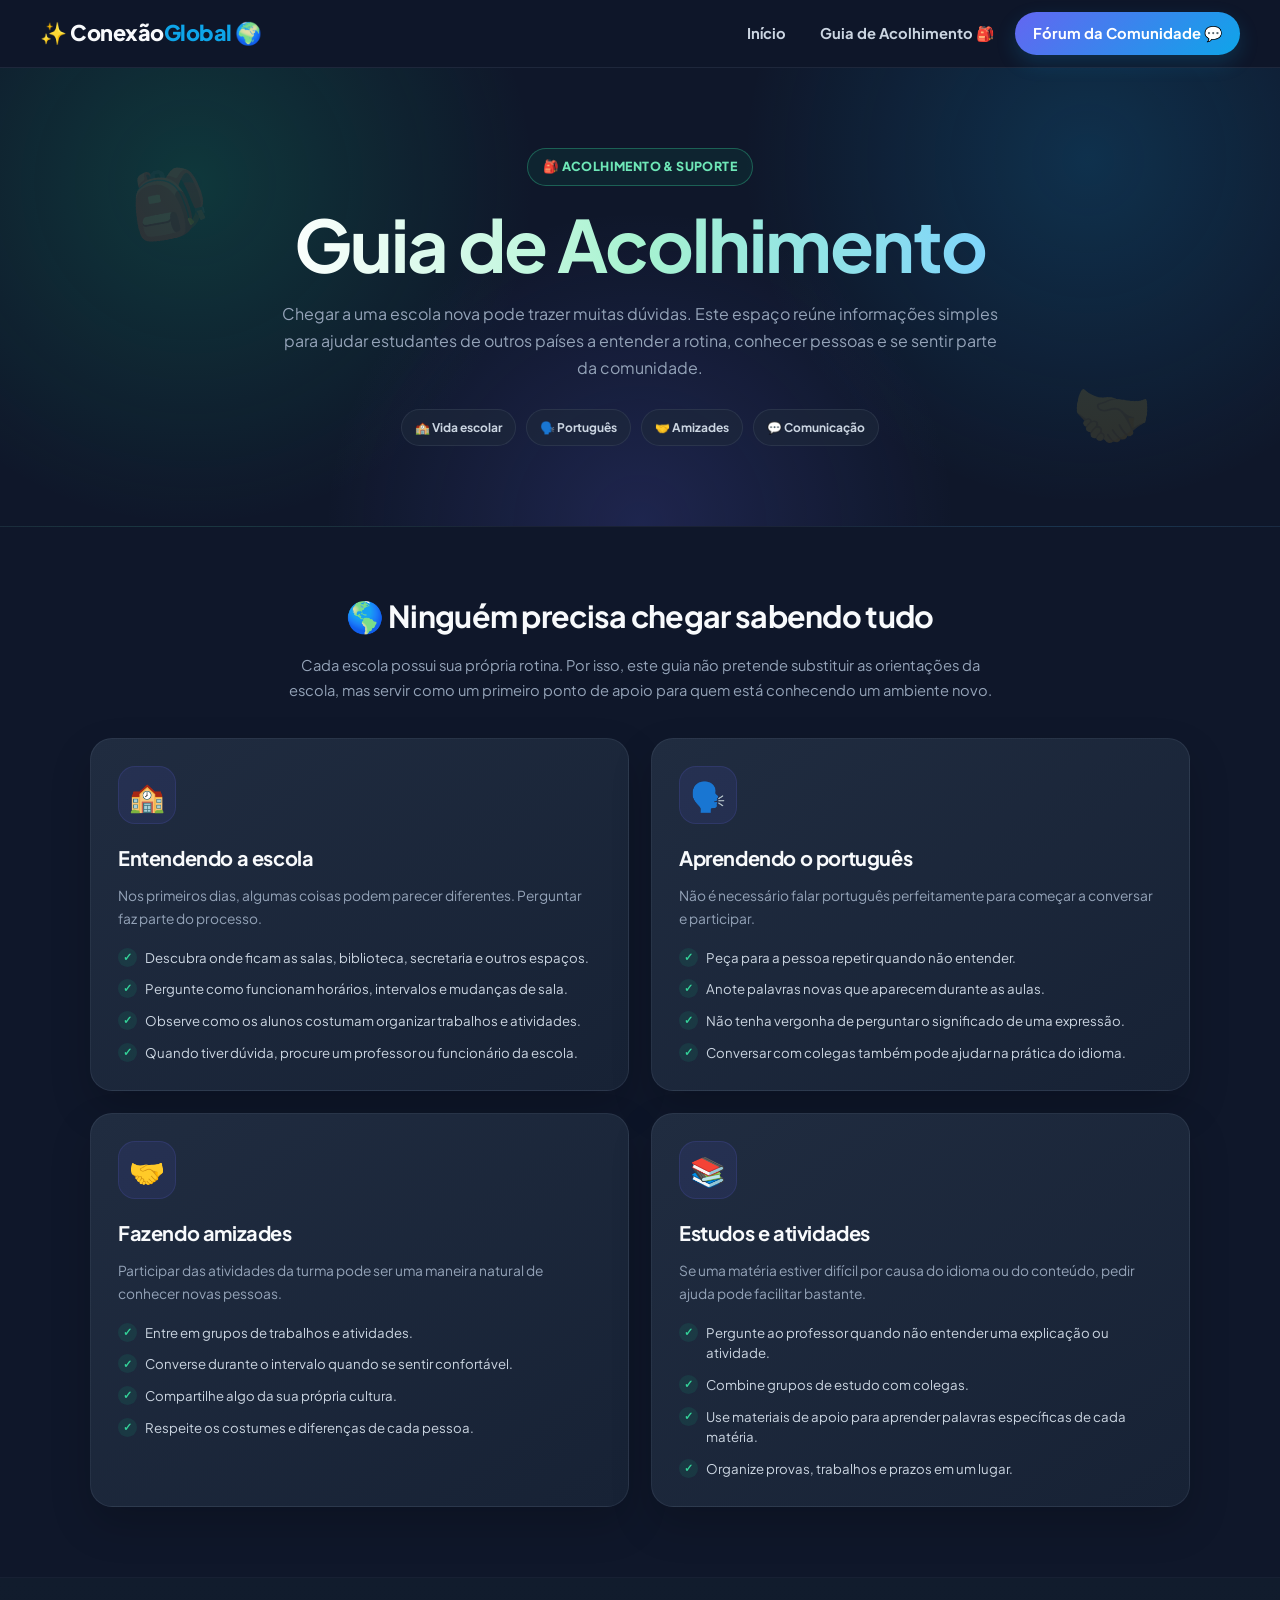
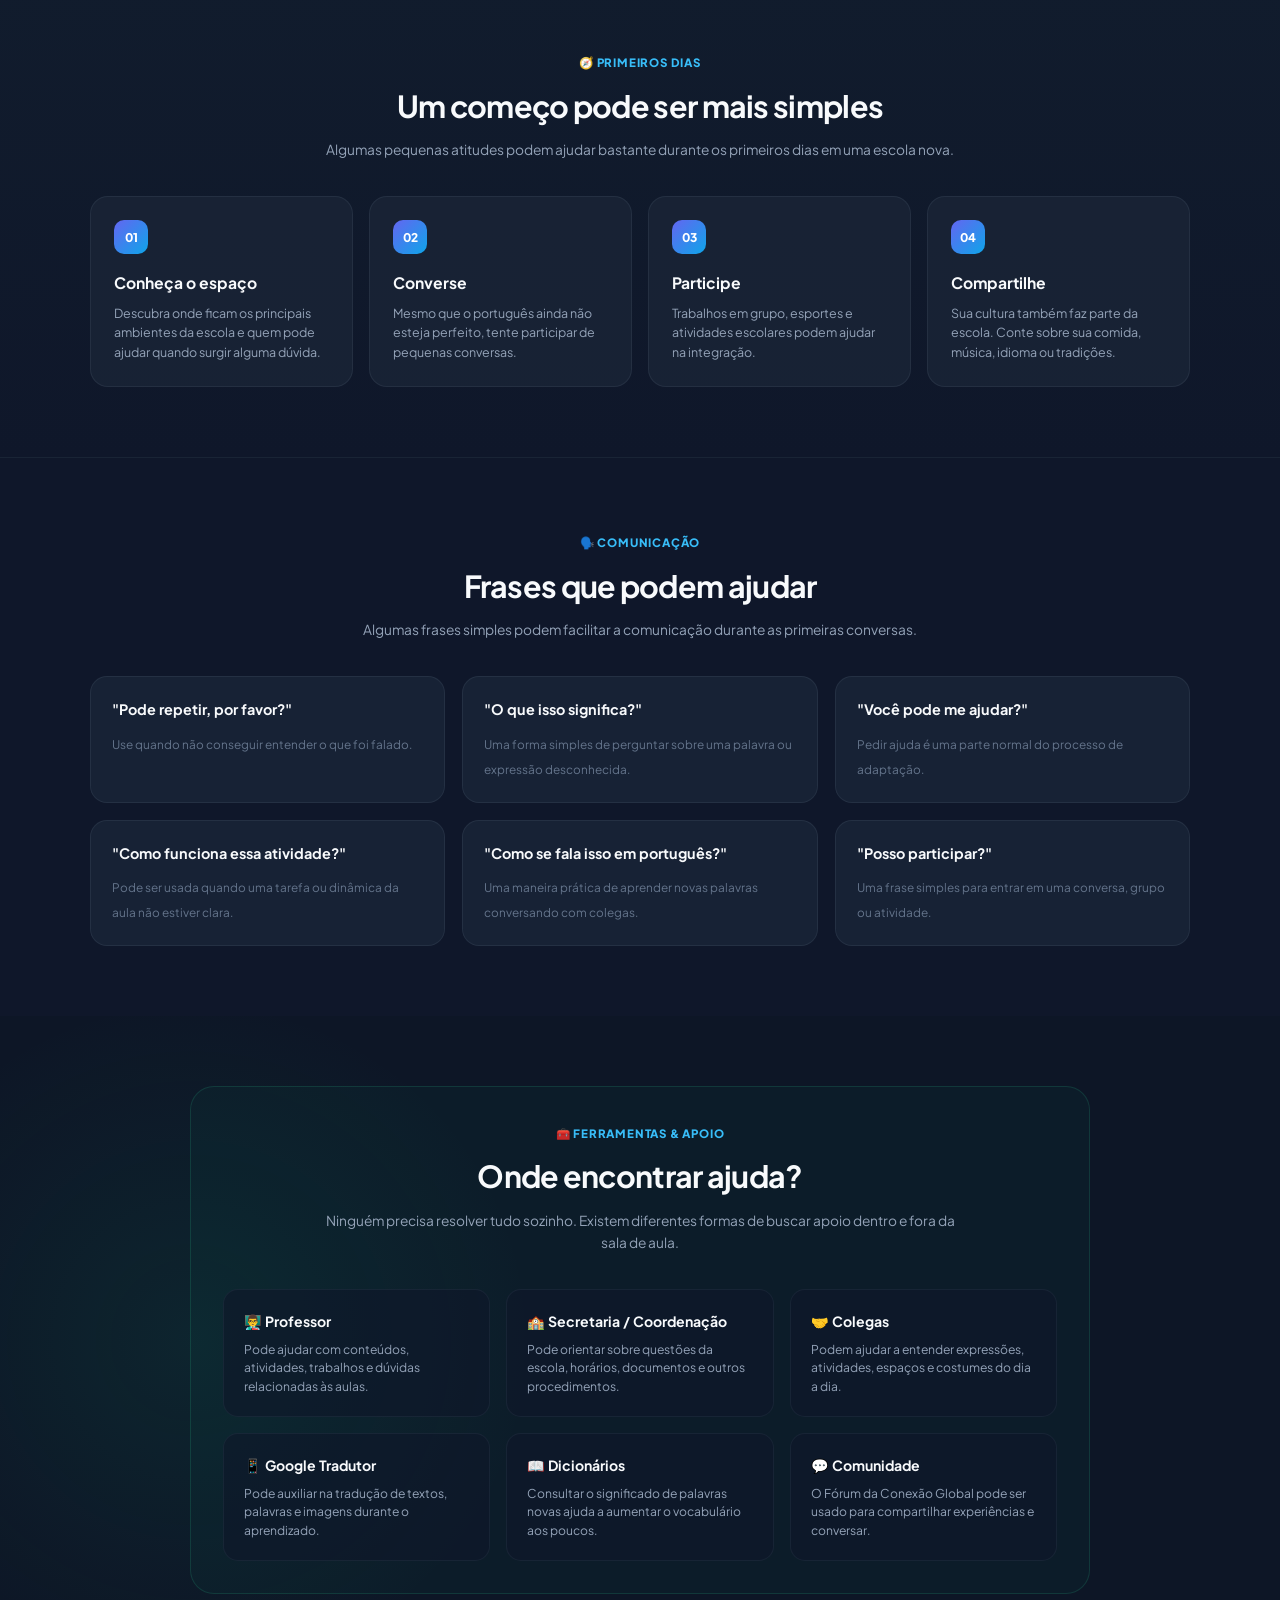
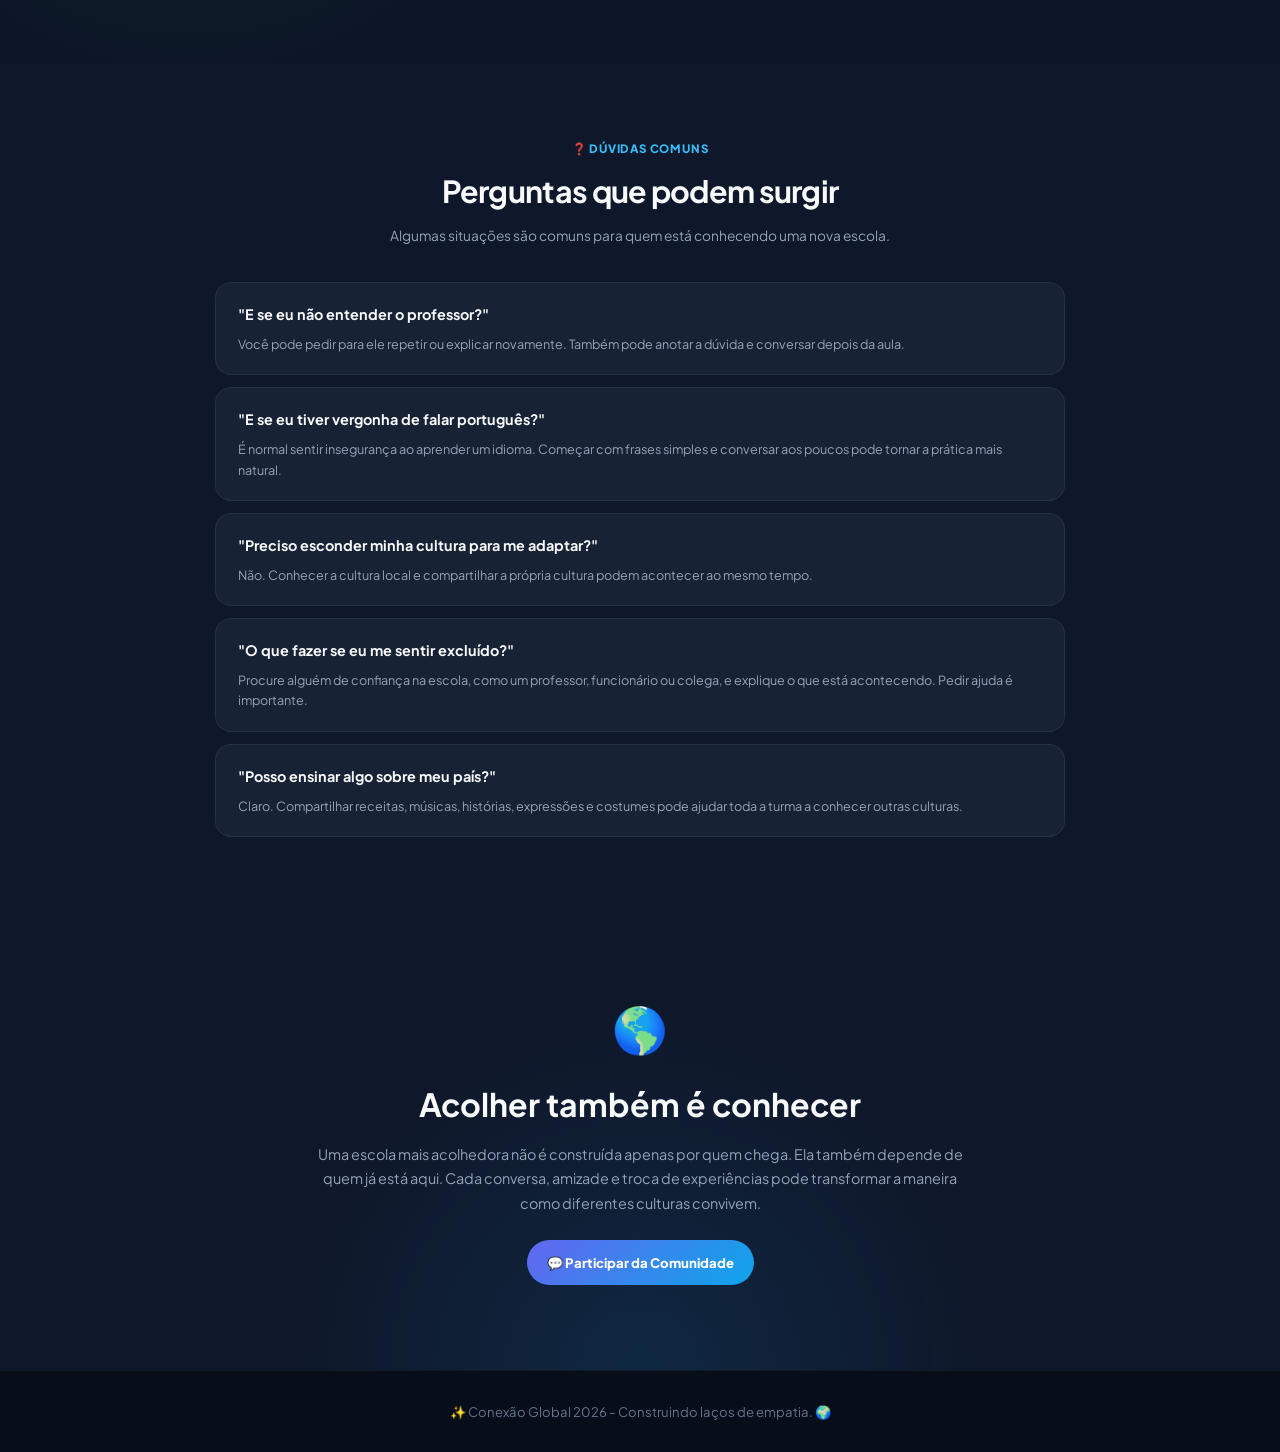
<file: site.ciencia2026/acolhimento.html>
<!DOCTYPE html>
<html lang="pt-BR">

<head>

    <!-- Google Analytics -->
    <script async src="https://www.googletagmanager.com/gtag/js?id=G-E2C0FWNPRM"></script>
    <script>
        window.dataLayer = window.dataLayer || [];
        function gtag(){dataLayer.push(arguments);}
        gtag('js', new Date());
        gtag('config', 'G-E2C0FWNPRM');
    </script>

    <meta charset="UTF-8">

    <meta
        name="viewport"
        content="width=device-width, initial-scale=1.0"
    >

    <title>
        Guia de Acolhimento - Conexão Global
    </title>

    <link
        rel="stylesheet"
        href="style.css"
    >

    <link
        href="https://fonts.googleapis.com/css2?family=Plus+Jakarta+Sans:wght@400;500;600;700;800&display=swap"
        rel="stylesheet"
    >

    <style>

        /* =====================================================
           PÁGINA
           ===================================================== */

        .acolhimento-page {
            overflow-x: hidden;
            overflow-y: auto;
        }


        /* =====================================================
           HERO
           ===================================================== */

        .acolhimento-hero {
            position: relative;
            min-height: 440px;
            display: flex;
            align-items: center;
            justify-content: center;
            text-align: center;
            padding: 80px 20px;
            overflow: hidden;
            background:
                radial-gradient(
                    circle at 15% 25%,
                    rgba(16, 185, 129, 0.20),
                    transparent 30%
                ),
                radial-gradient(
                    circle at 85% 20%,
                    rgba(14, 165, 233, 0.18),
                    transparent 30%
                ),
                radial-gradient(
                    circle at 50% 100%,
                    rgba(99, 102, 241, 0.18),
                    transparent 40%
                ),
                #0f172a;
            border-bottom:
                1px solid rgba(148, 163, 184, 0.08);
        }

        .acolhimento-hero::before {
            content: "🎒";
            position: absolute;
            left: 10%;
            top: 80px;
            font-size: 4rem;
            opacity: 0.12;
            transform: rotate(-12deg);
        }

        .acolhimento-hero::after {
            content: "🤝";
            position: absolute;
            right: 10%;
            bottom: 65px;
            font-size: 4rem;
            opacity: 0.12;
            transform: rotate(10deg);
        }

        .acolhimento-hero-content {
            position: relative;
            z-index: 2;
            max-width: 850px;
        }

        .acolhimento-kicker {
            display: inline-flex;
            align-items: center;
            gap: 7px;
            padding: 8px 15px;
            margin-bottom: 20px;
            border:
                1px solid rgba(52, 211, 153, 0.35);
            border-radius: 999px;
            background:
                rgba(16, 185, 129, 0.08);
            color: #6ee7b7;
            font-size: 0.78rem;
            font-weight: 800;
            letter-spacing: 0.4px;
        }

        .acolhimento-hero h1 {
            margin-bottom: 18px;
            font-size:
                clamp(2.5rem, 6vw, 4.5rem);
            line-height: 1.05;
            letter-spacing: -2px;
            background:
                linear-gradient(
                    90deg,
                    #ffffff,
                    #a7f3d0,
                    #7dd3fc
                );
            -webkit-background-clip: text;
            background-clip: text;
            color: transparent;
        }

        .acolhimento-hero p {
            max-width: 720px;
            margin: 0 auto;
            color: #94a3b8;
            font-size: 1rem;
            line-height: 1.7;
        }

        .hero-tags {
            display: flex;
            justify-content: center;
            flex-wrap: wrap;
            gap: 10px;
            margin-top: 28px;
        }

        .hero-tag {
            padding: 8px 13px;
            border:
                1px solid rgba(148, 163, 184, 0.12);
            border-radius: 999px;
            background:
                rgba(30, 41, 59, 0.65);
            color: #cbd5e1;
            font-size: 0.75rem;
            font-weight: 700;
        }


        /* =====================================================
           INTRO
           ===================================================== */

        .acolhimento-intro {
            padding: 65px 0 35px;
            text-align: center;
        }

        .acolhimento-intro h2 {
            margin-bottom: 12px;
            font-size: 1.9rem;
            letter-spacing: -0.7px;
        }

        .acolhimento-intro p {
            max-width: 720px;
            margin: 0 auto;
            color: #94a3b8;
            font-size: 0.92rem;
            line-height: 1.7;
        }


        /* =====================================================
           GRID PRINCIPAL
           ===================================================== */

        .acolhimento-grid {
            display: grid;
            grid-template-columns:
                repeat(2, 1fr);
            gap: 22px;
            padding-bottom: 70px;
        }


        /* =====================================================
           CARDS
           ===================================================== */

        .acolhimento-card {
            position: relative;
            padding: 27px;
            border:
                1px solid rgba(148, 163, 184, 0.12);
            border-radius: 22px;
            background:
                linear-gradient(
                    145deg,
                    #202c40,
                    #172235
                );
            box-shadow:
                0 18px 40px rgba(0, 0, 0, 0.18);
            transition:
                transform 0.25s ease,
                border-color 0.25s ease,
                box-shadow 0.25s ease;
        }

        .acolhimento-card:hover {
            transform: translateY(-5px);
            border-color:
                rgba(99, 102, 241, 0.30);
            box-shadow:
                0 25px 50px rgba(0, 0, 0, 0.25);
        }

        .card-icon {
            width: 58px;
            height: 58px;
            display: flex;
            align-items: center;
            justify-content: center;
            margin-bottom: 18px;
            border-radius: 17px;
            background:
                rgba(99, 102, 241, 0.10);
            border:
                1px solid rgba(99, 102, 241, 0.15);
            font-size: 1.8rem;
        }

        .acolhimento-card h3 {
            margin-bottom: 10px;
            color: #f8fafc;
            font-size: 1.25rem;
            letter-spacing: -0.4px;
        }

        .acolhimento-card > p {
            margin-bottom: 17px;
            color: #94a3b8;
            font-size: 0.86rem;
            line-height: 1.7;
        }


        /* =====================================================
           LISTAS
           ===================================================== */

        .info-list {
            display: flex;
            flex-direction: column;
            gap: 11px;
            margin: 0;
            padding: 0;
            list-style: none;
        }

        .info-list li {
            position: relative;
            padding-left: 27px;
            color: #cbd5e1;
            font-size: 0.83rem;
            line-height: 1.55;
        }

        .info-list li::before {
            content: "✓";
            position: absolute;
            left: 0;
            top: 0;
            width: 19px;
            height: 19px;
            display: flex;
            align-items: center;
            justify-content: center;
            border-radius: 50%;
            background:
                rgba(16, 185, 129, 0.12);
            color: #34d399;
            font-size: 0.68rem;
            font-weight: 900;
        }


        /* =====================================================
           PRIMEIROS PASSOS
           ===================================================== */

        .passos-section {
            padding: 70px 0;
            background:
                linear-gradient(
                    180deg,
                    #111c2d,
                    #0f172a
                );
            border-top:
                1px solid rgba(148, 163, 184, 0.06);
            border-bottom:
                1px solid rgba(148, 163, 184, 0.06);
        }

        .section-title {
            text-align: center;
            margin-bottom: 35px;
        }

        .section-title span {
            display: inline-block;
            margin-bottom: 9px;
            color: #38bdf8;
            font-size: 0.72rem;
            font-weight: 800;
            letter-spacing: 0.8px;
        }

        .section-title h2 {
            margin-bottom: 9px;
            font-size: 1.9rem;
            letter-spacing: -0.7px;
        }

        .section-title p {
            max-width: 650px;
            margin: 0 auto;
            color: #94a3b8;
            font-size: 0.86rem;
            line-height: 1.6;
        }

        .passos-grid {
            display: grid;
            grid-template-columns:
                repeat(4, 1fr);
            gap: 16px;
        }

        .passo {
            padding: 23px;
            border:
                1px solid rgba(148, 163, 184, 0.10);
            border-radius: 18px;
            background:
                rgba(30, 41, 59, 0.62);
        }

        .passo-numero {
            display: inline-flex;
            align-items: center;
            justify-content: center;
            width: 34px;
            height: 34px;
            margin-bottom: 16px;
            border-radius: 10px;
            background:
                linear-gradient(
                    135deg,
                    #6366f1,
                    #0ea5e9
                );
            color: white;
            font-size: 0.75rem;
            font-weight: 800;
        }

        .passo h3 {
            margin-bottom: 8px;
            color: #f8fafc;
            font-size: 0.98rem;
        }

        .passo p {
            color: #94a3b8;
            font-size: 0.78rem;
            line-height: 1.6;
        }


        /* =====================================================
           FRASES ÚTEIS
           ===================================================== */

        .frases-section {
            padding: 70px 0;
        }

        .frases-grid {
            display: grid;
            grid-template-columns:
                repeat(3, 1fr);
            gap: 17px;
        }

        .frase {
            padding: 21px;
            border-radius: 17px;
            background:
                #172235;
            border:
                1px solid rgba(148, 163, 184, 0.10);
        }

        .frase-portugues {
            display: block;
            margin-bottom: 8px;
            color: #f8fafc;
            font-size: 0.9rem;
            font-weight: 700;
        }

        .frase-explicacao {
            color: #64748b;
            font-size: 0.74rem;
            line-height: 1.5;
        }


        /* =====================================================
           AJUDA
           ===================================================== */

        .ajuda-section {
            padding: 70px 0;
            background:
                radial-gradient(
                    circle at 15% 50%,
                    rgba(16, 185, 129, 0.09),
                    transparent 30%
                ),
                #0d1626;
        }

        .ajuda-box {
            max-width: 900px;
            margin: 0 auto;
            padding: 32px;
            border:
                1px solid rgba(52, 211, 153, 0.15);
            border-radius: 24px;
            background:
                rgba(16, 185, 129, 0.035);
        }

        .ajuda-grid {
            display: grid;
            grid-template-columns:
                repeat(3, 1fr);
            gap: 16px;
            margin-top: 25px;
        }

        .ajuda-item {
            padding: 20px;
            border-radius: 15px;
            background:
                rgba(15, 23, 42, 0.65);
            border:
                1px solid rgba(148, 163, 184, 0.08);
        }

        .ajuda-item strong {
            display: block;
            margin-bottom: 7px;
            color: #f8fafc;
            font-size: 0.88rem;
        }

        .ajuda-item p {
            color: #94a3b8;
            font-size: 0.76rem;
            line-height: 1.55;
        }


        /* =====================================================
           FAQ
           ===================================================== */

        .faq-section {
            padding: 70px 0;
        }

        .faq-list {
            max-width: 850px;
            margin: 0 auto;
            display: flex;
            flex-direction: column;
            gap: 12px;
        }

        .faq-item {
            padding: 20px 22px;
            border:
                1px solid rgba(148, 163, 184, 0.10);
            border-radius: 16px;
            background:
                #172235;
        }

        .faq-item h3 {
            margin-bottom: 8px;
            color: #f8fafc;
            font-size: 0.9rem;
        }

        .faq-item p {
            color: #94a3b8;
            font-size: 0.79rem;
            line-height: 1.6;
        }


        /* =====================================================
           MENSAGEM FINAL
           ===================================================== */

        .acolhimento-final {
            padding: 85px 20px;
            text-align: center;
            background:
                radial-gradient(
                    circle at 50% 100%,
                    rgba(14, 165, 233, 0.12),
                    transparent 45%
                ),
                #0f172a;
        }

        .acolhimento-final-icon {
            font-size: 2.8rem;
            margin-bottom: 15px;
        }

        .acolhimento-final h2 {
            margin-bottom: 12px;
            font-size: 2rem;
        }

        .acolhimento-final p {
            max-width: 650px;
            margin: 0 auto 25px;
            color: #94a3b8;
            font-size: 0.9rem;
            line-height: 1.7;
        }

        .final-button {
            display: inline-flex;
            align-items: center;
            gap: 7px;
            padding: 12px 20px;
            border-radius: 999px;
            background:
                linear-gradient(
                    135deg,
                    #6366f1,
                    #0ea5e9
                );
            color: white;
            text-decoration: none;
            font-size: 0.82rem;
            font-weight: 800;
            transition:
                transform 0.2s ease,
                box-shadow 0.2s ease;
        }

        .final-button:hover {
            transform: translateY(-2px);
            box-shadow:
                0 12px 28px rgba(99, 102, 241, 0.25);
        }


        /* =====================================================
           RESPONSIVO
           ===================================================== */

        @media (max-width: 900px) {

            .passos-grid {
                grid-template-columns:
                    repeat(2, 1fr);
            }

            .frases-grid {
                grid-template-columns:
                    repeat(2, 1fr);
            }

            .ajuda-grid {
                grid-template-columns:
                    1fr;
            }

        }


        @media (max-width: 720px) {

            .acolhimento-hero {
                min-height: 400px;
                padding:
                    65px 20px 70px;
            }

            .acolhimento-hero h1 {
                font-size: 2.7rem;
            }

            .acolhimento-hero::before,
            .acolhimento-hero::after {
                display: none;
            }

            .acolhimento-grid {
                grid-template-columns:
                    1fr;
            }

            .passos-grid {
                grid-template-columns:
                    1fr;
            }

            .frases-grid {
                grid-template-columns:
                    1fr;
            }

            .ajuda-box {
                padding: 22px;
            }

        }


        @media (max-width: 480px) {

            .acolhimento-hero h1 {
                font-size: 2.25rem;
            }

            .acolhimento-hero p {
                font-size: 0.88rem;
            }

            .hero-tags {
                flex-direction: column;
                align-items: center;
            }

            .acolhimento-card {
                padding: 22px;
            }

            .section-title h2 {
                font-size: 1.6rem;
            }

        }

    </style>

</head>


<body class="acolhimento-page">


    <!-- =====================================================
         MENU
         ===================================================== -->

    <header>

        <div class="logo">

            ✨ Conexão<span>Global</span> 🌍

        </div>


        <nav>

            <a href="index.html">
                Início
            </a>

            <a href="acolhimento.html">
                Guia de Acolhimento 🎒
            </a>

            <a
                href="comunidade.html"
                class="nav-btn"
            >
                Fórum da Comunidade 💬
            </a>

        </nav>

    </header>



    <!-- =====================================================
         HERO
         ===================================================== -->

    <section class="acolhimento-hero">

        <div class="acolhimento-hero-content">

            <span class="acolhimento-kicker">
                🎒 ACOLHIMENTO & SUPORTE
            </span>


            <h1>
                Guia de Acolhimento
            </h1>


            <p>
                Chegar a uma escola nova pode trazer muitas dúvidas.
                Este espaço reúne informações simples para ajudar
                estudantes de outros países a entender a rotina,
                conhecer pessoas e se sentir parte da comunidade.
            </p>


            <div class="hero-tags">

                <span class="hero-tag">
                    🏫 Vida escolar
                </span>

                <span class="hero-tag">
                    🗣️ Português
                </span>

                <span class="hero-tag">
                    🤝 Amizades
                </span>

                <span class="hero-tag">
                    💬 Comunicação
                </span>

            </div>

        </div>

    </section>



    <!-- =====================================================
         INTRO
         ===================================================== -->

    <section class="acolhimento-intro">

        <div class="container">

            <h2>
                🌎 Ninguém precisa chegar sabendo tudo
            </h2>


            <p>
                Cada escola possui sua própria rotina. Por isso,
                este guia não pretende substituir as orientações
                da escola, mas servir como um primeiro ponto de apoio
                para quem está conhecendo um ambiente novo.
            </p>

        </div>

    </section>



    <!-- =====================================================
         CARDS PRINCIPAIS
         ===================================================== -->

    <main class="container">

        <div class="acolhimento-grid">


            <!-- CARD 1 -->

            <article class="acolhimento-card">

                <div class="card-icon">
                    🏫
                </div>


                <h3>
                    Entendendo a escola
                </h3>


                <p>
                    Nos primeiros dias, algumas coisas podem parecer
                    diferentes. Perguntar faz parte do processo.
                </p>


                <ul class="info-list">

                    <li>
                        Descubra onde ficam as salas, biblioteca,
                        secretaria e outros espaços.
                    </li>

                    <li>
                        Pergunte como funcionam horários,
                        intervalos e mudanças de sala.
                    </li>

                    <li>
                        Observe como os alunos costumam organizar
                        trabalhos e atividades.
                    </li>

                    <li>
                        Quando tiver dúvida, procure um professor
                        ou funcionário da escola.
                    </li>

                </ul>

            </article>



            <!-- CARD 2 -->

            <article class="acolhimento-card">

                <div class="card-icon">
                    🗣️
                </div>


                <h3>
                    Aprendendo o português
                </h3>


                <p>
                    Não é necessário falar português perfeitamente
                    para começar a conversar e participar.
                </p>


                <ul class="info-list">

                    <li>
                        Peça para a pessoa repetir quando não entender.
                    </li>

                    <li>
                        Anote palavras novas que aparecem durante
                        as aulas.
                    </li>

                    <li>
                        Não tenha vergonha de perguntar o significado
                        de uma expressão.
                    </li>

                    <li>
                        Conversar com colegas também pode ajudar
                        na prática do idioma.
                    </li>

                </ul>

            </article>



            <!-- CARD 3 -->

            <article class="acolhimento-card">

                <div class="card-icon">
                    🤝
                </div>


                <h3>
                    Fazendo amizades
                </h3>


                <p>
                    Participar das atividades da turma pode ser uma
                    maneira natural de conhecer novas pessoas.
                </p>


                <ul class="info-list">

                    <li>
                        Entre em grupos de trabalhos e atividades.
                    </li>

                    <li>
                        Converse durante o intervalo quando se sentir
                        confortável.
                    </li>

                    <li>
                        Compartilhe algo da sua própria cultura.
                    </li>

                    <li>
                        Respeite os costumes e diferenças de cada pessoa.
                    </li>

                </ul>

            </article>



            <!-- CARD 4 -->

            <article class="acolhimento-card">

                <div class="card-icon">
                    📚
                </div>


                <h3>
                    Estudos e atividades
                </h3>


                <p>
                    Se uma matéria estiver difícil por causa do idioma
                    ou do conteúdo, pedir ajuda pode facilitar bastante.
                </p>


                <ul class="info-list">

                    <li>
                        Pergunte ao professor quando não entender uma
                        explicação ou atividade.
                    </li>

                    <li>
                        Combine grupos de estudo com colegas.
                    </li>

                    <li>
                        Use materiais de apoio para aprender palavras
                        específicas de cada matéria.
                    </li>

                    <li>
                        Organize provas, trabalhos e prazos em um lugar.
                    </li>

                </ul>

            </article>

        </div>

    </main>



    <!-- =====================================================
         PRIMEIROS PASSOS
         ===================================================== -->

    <section class="passos-section">

        <div class="container">

            <div class="section-title">

                <span>
                    🧭 PRIMEIROS DIAS
                </span>


                <h2>
                    Um começo pode ser mais simples
                </h2>


                <p>
                    Algumas pequenas atitudes podem ajudar bastante
                    durante os primeiros dias em uma escola nova.
                </p>

            </div>


            <div class="passos-grid">


                <div class="passo">

                    <span class="passo-numero">
                        01
                    </span>


                    <h3>
                        Conheça o espaço
                    </h3>


                    <p>
                        Descubra onde ficam os principais ambientes
                        da escola e quem pode ajudar quando surgir
                        alguma dúvida.
                    </p>

                </div>



                <div class="passo">

                    <span class="passo-numero">
                        02
                    </span>


                    <h3>
                        Converse
                    </h3>


                    <p>
                        Mesmo que o português ainda não esteja perfeito,
                        tente participar de pequenas conversas.
                    </p>

                </div>



                <div class="passo">

                    <span class="passo-numero">
                        03
                    </span>


                    <h3>
                        Participe
                    </h3>


                    <p>
                        Trabalhos em grupo, esportes e atividades
                        escolares podem ajudar na integração.
                    </p>

                </div>



                <div class="passo">

                    <span class="passo-numero">
                        04
                    </span>


                    <h3>
                        Compartilhe
                    </h3>


                    <p>
                        Sua cultura também faz parte da escola.
                        Conte sobre sua comida, música, idioma ou tradições.
                    </p>

                </div>


            </div>

        </div>

    </section>



    <!-- =====================================================
         FRASES ÚTEIS
         ===================================================== -->

    <section class="frases-section">

        <div class="container">

            <div class="section-title">

                <span>
                    🗣️ COMUNICAÇÃO
                </span>


                <h2>
                    Frases que podem ajudar
                </h2>


                <p>
                    Algumas frases simples podem facilitar a comunicação
                    durante as primeiras conversas.
                </p>

            </div>


            <div class="frases-grid">


                <div class="frase">

                    <span class="frase-portugues">
                        "Pode repetir, por favor?"
                    </span>


                    <span class="frase-explicacao">
                        Use quando não conseguir entender o que foi falado.
                    </span>

                </div>



                <div class="frase">

                    <span class="frase-portugues">
                        "O que isso significa?"
                    </span>


                    <span class="frase-explicacao">
                        Uma forma simples de perguntar sobre uma palavra
                        ou expressão desconhecida.
                    </span>

                </div>



                <div class="frase">

                    <span class="frase-portugues">
                        "Você pode me ajudar?"
                    </span>


                    <span class="frase-explicacao">
                        Pedir ajuda é uma parte normal do processo de adaptação.
                    </span>

                </div>



                <div class="frase">

                    <span class="frase-portugues">
                        "Como funciona essa atividade?"
                    </span>


                    <span class="frase-explicacao">
                        Pode ser usada quando uma tarefa ou dinâmica
                        da aula não estiver clara.
                    </span>

                </div>



                <div class="frase">

                    <span class="frase-portugues">
                        "Como se fala isso em português?"
                    </span>


                    <span class="frase-explicacao">
                        Uma maneira prática de aprender novas palavras
                        conversando com colegas.
                    </span>

                </div>



                <div class="frase">

                    <span class="frase-portugues">
                        "Posso participar?"
                    </span>


                    <span class="frase-explicacao">
                        Uma frase simples para entrar em uma conversa,
                        grupo ou atividade.
                    </span>

                </div>


            </div>

        </div>

    </section>



    <!-- =====================================================
         APLICATIVOS + APOIO
         ===================================================== -->

    <section class="ajuda-section">

        <div class="container">

            <div class="ajuda-box">

                <div class="section-title">

                    <span>
                        🧰 FERRAMENTAS & APOIO
                    </span>


                    <h2>
                        Onde encontrar ajuda?
                    </h2>


                    <p>
                        Ninguém precisa resolver tudo sozinho.
                        Existem diferentes formas de buscar apoio
                        dentro e fora da sala de aula.
                    </p>

                </div>


                <div class="ajuda-grid">


                    <div class="ajuda-item">

                        <strong>
                            👨‍🏫 Professor
                        </strong>


                        <p>
                            Pode ajudar com conteúdos, atividades,
                            trabalhos e dúvidas relacionadas às aulas.
                        </p>

                    </div>



                    <div class="ajuda-item">

                        <strong>
                            🏫 Secretaria / Coordenação
                        </strong>


                        <p>
                            Pode orientar sobre questões da escola,
                            horários, documentos e outros procedimentos.
                        </p>

                    </div>



                    <div class="ajuda-item">

                        <strong>
                            🤝 Colegas
                        </strong>


                        <p>
                            Podem ajudar a entender expressões,
                            atividades, espaços e costumes do dia a dia.
                        </p>

                    </div>



                    <div class="ajuda-item">

                        <strong>
                            📱 Google Tradutor
                        </strong>


                        <p>
                            Pode auxiliar na tradução de textos,
                            palavras e imagens durante o aprendizado.
                        </p>

                    </div>



                    <div class="ajuda-item">

                        <strong>
                            📖 Dicionários
                        </strong>


                        <p>
                            Consultar o significado de palavras novas
                            ajuda a aumentar o vocabulário aos poucos.
                        </p>

                    </div>



                    <div class="ajuda-item">

                        <strong>
                            💬 Comunidade
                        </strong>


                        <p>
                            O Fórum da Conexão Global pode ser usado
                            para compartilhar experiências e conversar.
                        </p>

                    </div>


                </div>

            </div>

        </div>

    </section>



    <!-- =====================================================
         FAQ
         ===================================================== -->

    <section class="faq-section">

        <div class="container">

            <div class="section-title">

                <span>
                    ❓ DÚVIDAS COMUNS
                </span>


                <h2>
                    Perguntas que podem surgir
                </h2>


                <p>
                    Algumas situações são comuns para quem está
                    conhecendo uma nova escola.
                </p>

            </div>


            <div class="faq-list">


                <div class="faq-item">

                    <h3>
                        "E se eu não entender o professor?"
                    </h3>


                    <p>
                        Você pode pedir para ele repetir ou explicar
                        novamente. Também pode anotar a dúvida e
                        conversar depois da aula.
                    </p>

                </div>



                <div class="faq-item">

                    <h3>
                        "E se eu tiver vergonha de falar português?"
                    </h3>


                    <p>
                        É normal sentir insegurança ao aprender um
                        idioma. Começar com frases simples e conversar
                        aos poucos pode tornar a prática mais natural.
                    </p>

                </div>



                <div class="faq-item">

                    <h3>
                        "Preciso esconder minha cultura para me adaptar?"
                    </h3>


                    <p>
                        Não. Conhecer a cultura local e compartilhar
                        a própria cultura podem acontecer ao mesmo tempo.
                    </p>

                </div>



                <div class="faq-item">

                    <h3>
                        "O que fazer se eu me sentir excluído?"
                    </h3>


                    <p>
                        Procure alguém de confiança na escola, como
                        um professor, funcionário ou colega, e explique
                        o que está acontecendo. Pedir ajuda é importante.
                    </p>

                </div>



                <div class="faq-item">

                    <h3>
                        "Posso ensinar algo sobre meu país?"
                    </h3>


                    <p>
                        Claro. Compartilhar receitas, músicas, histórias,
                        expressões e costumes pode ajudar toda a turma
                        a conhecer outras culturas.
                    </p>

                </div>


            </div>

        </div>

    </section>



    <!-- =====================================================
         MENSAGEM FINAL
         ===================================================== -->

    <section class="acolhimento-final">

        <div class="acolhimento-final-icon">
            🌎
        </div>


        <h2>
            Acolher também é conhecer
        </h2>


        <p>
            Uma escola mais acolhedora não é construída apenas por
            quem chega. Ela também depende de quem já está aqui.
            Cada conversa, amizade e troca de experiências pode
            transformar a maneira como diferentes culturas convivem.
        </p>


        <a
            href="comunidade.html"
            class="final-button"
        >
            💬 Participar da Comunidade
        </a>

    </section>



    <!-- =====================================================
         FOOTER
         ===================================================== -->

    <footer>

        <p>
            ✨ Conexão Global 2026 - Construindo laços de empatia. 🌍
        </p>

    </footer>


</body>

</html>
</file>
<file: site.ciencia2026/style.css>
/* =========================================================
   CONEXÃO GLOBAL
   STYLE.CSS COMPLETO
   ========================================================= */


/* =========================================================
   VARIÁVEIS
   ========================================================= */

:root {
    --primary: #6366f1;
    --primary-dark: #4f46e5;
    --secondary: #0ea5e9;
    --accent: #ec4899;

    --bg-main: #0f172a;
    --bg-dark: #0b1120;
    --bg-card: #1e293b;
    --bg-card-light: #243149;

    --text-main: #f8fafc;
    --text-muted: #94a3b8;

    --border: rgba(148, 163, 184, 0.16);

    --success: #10b981;
    --danger: #ef4444;

    --shadow:
        0 20px 50px rgba(0, 0, 0, 0.25);

    --radius: 20px;
}


/* =========================================================
   RESET
   ========================================================= */

* {
    margin: 0;
    padding: 0;
    box-sizing: border-box;
}

html {
    scroll-behavior: smooth;
}

body {
    font-family: "Plus Jakarta Sans", Arial, sans-serif;
    background: var(--bg-main);
    color: var(--text-main);
    line-height: 1.6;
    min-height: 100vh;
}

button,
input,
textarea,
select {
    font-family: inherit;
}

button {
    cursor: pointer;
}

a {
    color: inherit;
    text-decoration: none;
}

img {
    max-width: 100%;
    display: block;
}


/* =========================================================
   SCROLLBAR
   ========================================================= */

::-webkit-scrollbar {
    width: 10px;
}

::-webkit-scrollbar-track {
    background: #080d1a;
}

::-webkit-scrollbar-thumb {
    background: #334155;
    border-radius: 20px;
}

::-webkit-scrollbar-thumb:hover {
    background: #475569;
}


/* =========================================================
   HEADER
   ========================================================= */

header {
    height: 68px;
    width: 100%;

    display: flex;
    align-items: center;
    justify-content: space-between;

    padding: 0 40px;

    background: rgba(15, 23, 42, 0.94);

    border-bottom: 1px solid rgba(148, 163, 184, 0.12);

    position: sticky;
    top: 0;
    z-index: 1000;

    backdrop-filter: blur(14px);
}

.logo {
    font-size: 1.35rem;
    font-weight: 800;
    letter-spacing: -0.5px;
    white-space: nowrap;
}

.logo span {
    color: var(--secondary);
}

nav {
    display: flex;
    align-items: center;
    gap: 8px;
}

nav a {
    color: #cbd5e1;

    font-size: 0.92rem;
    font-weight: 700;

    padding: 9px 13px;

    border-radius: 999px;

    transition:
        color 0.2s ease,
        background 0.2s ease,
        transform 0.2s ease;
}

nav a:hover {
    color: white;
    background: rgba(99, 102, 241, 0.12);
    transform: translateY(-1px);
}

nav .nav-btn {
    color: white;

    background:
        linear-gradient(
            135deg,
            var(--primary),
            var(--secondary)
        );

    padding: 10px 18px;

    box-shadow:
        0 8px 20px rgba(14, 165, 233, 0.18);
}

nav .nav-btn:hover {
    color: white;

    background:
        linear-gradient(
            135deg,
            #5558e8,
            #0797dc
        );

    transform: translateY(-2px);
}


/* =========================================================
   CONTAINERS
   ========================================================= */

.container {
    width: min(1100px, calc(100% - 40px));
    margin: 0 auto;
}

section {
    padding: 80px 0;
}


/* =========================================================
   HERO
   ========================================================= */

.hero {
    min-height: 570px;

    display: flex;
    align-items: center;
    justify-content: center;

    text-align: center;

    padding: 80px 20px;

    background:
        radial-gradient(
            circle at 20% 20%,
            rgba(99, 102, 241, 0.25),
            transparent 35%
        ),
        radial-gradient(
            circle at 80% 30%,
            rgba(14, 165, 233, 0.2),
            transparent 35%
        ),
        radial-gradient(
            circle at 50% 100%,
            rgba(236, 72, 153, 0.12),
            transparent 35%
        ),
        var(--bg-main);
}

.hero-content {
    max-width: 850px;
}

.badge {
    display: inline-flex;
    align-items: center;

    padding: 8px 15px;

    border: 1px solid rgba(99, 102, 241, 0.35);

    border-radius: 999px;

    background: rgba(99, 102, 241, 0.1);

    color: #c7d2fe;

    font-size: 0.85rem;
    font-weight: 700;

    margin-bottom: 22px;
}

.hero h1 {
    font-size: clamp(2.6rem, 6vw, 5rem);

    line-height: 1.05;

    letter-spacing: -2px;

    margin-bottom: 24px;

    background:
        linear-gradient(
            90deg,
            #ffffff,
            #c7d2fe,
            #7dd3fc
        );

    -webkit-background-clip: text;
    background-clip: text;

    color: transparent;
}

.hero p {
    max-width: 720px;

    margin: 0 auto 30px;

    color: var(--text-muted);

    font-size: 1.1rem;
}


/* =========================================================
   BOTÕES
   ========================================================= */

.btn {
    display: inline-flex;

    align-items: center;
    justify-content: center;

    border: none;

    border-radius: 999px;

    padding: 13px 23px;

    font-weight: 800;

    transition:
        transform 0.2s ease,
        box-shadow 0.2s ease,
        background 0.2s ease;
}

.btn:hover {
    transform: translateY(-2px);
}

.btn-primary {
    color: white;

    background:
        linear-gradient(
            135deg,
            var(--primary),
            var(--secondary)
        );

    box-shadow:
        0 10px 28px rgba(99, 102, 241, 0.25);
}

.btn-primary:hover {
    box-shadow:
        0 15px 35px rgba(99, 102, 241, 0.35);
}


/* =========================================================
   TÍTULOS DAS SEÇÕES
   ========================================================= */

.section-header {
    text-align: center;

    margin-bottom: 42px;
}

.section-header h2 {
    font-size: clamp(1.8rem, 4vw, 2.7rem);

    letter-spacing: -1px;

    margin-bottom: 10px;
}

.subtitle {
    color: var(--text-muted);
}

.divider {
    width: 70px;
    height: 4px;

    margin: 16px auto;

    border-radius: 99px;

    background:
        linear-gradient(
            90deg,
            var(--primary),
            var(--secondary)
        );
}

.lead-text {
    max-width: 850px;

    margin: 0 auto;

    text-align: center;

    color: var(--text-muted);

    font-size: 1.05rem;
}


/* =========================================================
   FUNDO CLARO / ALTERNADO
   ========================================================= */

.bg-light {
    background:
        linear-gradient(
            180deg,
            #111827,
            #0f172a
        );
}


/* =========================================================
   PAINEL DE PERGUNTAS
   ========================================================= */

.painel-perguntas {
    width: min(900px, 100%);

    margin: 0 auto;

    padding: 30px;

    border-radius: 24px;

    background:
        linear-gradient(
            145deg,
            #202c40,
            #182337
        );

    border: 1px solid rgba(148, 163, 184, 0.13);

    box-shadow:
        0 25px 60px rgba(0, 0, 0, 0.28);

    overflow: hidden;
}


/* =========================================================
   TOPO DO PAINEL
   ========================================================= */

.painel-topo {
    display: flex;

    align-items: center;
    justify-content: space-between;

    gap: 20px;

    margin-bottom: 25px;

    padding-bottom: 20px;

    border-bottom:
        1px solid rgba(148, 163, 184, 0.12);
}

.painel-topo h3 {
    margin-top: 4px;

    font-size: 1.2rem;

    color: white;
}

.painel-status {
    display: inline-flex;

    align-items: center;

    padding: 5px 10px;

    border-radius: 999px;

    background: rgba(14, 165, 233, 0.1);

    color: #7dd3fc;

    font-size: 0.72rem;

    font-weight: 800;

    letter-spacing: 0.4px;
}


/* =========================================================
   BOTÃO ADICIONAR
   ========================================================= */

.btn-adicionar-pergunta {
    flex-shrink: 0;

    border: 1px solid rgba(129, 140, 248, 0.35);

    border-radius: 12px;

    padding: 11px 16px;

    color: white;

    background:
        linear-gradient(
            135deg,
            rgba(99, 102, 241, 0.9),
            rgba(14, 165, 233, 0.85)
        );

    font-size: 0.88rem;

    font-weight: 800;

    box-shadow:
        0 8px 20px rgba(79, 70, 229, 0.2);

    transition:
        transform 0.2s ease,
        box-shadow 0.2s ease;
}

.btn-adicionar-pergunta:hover {
    transform: translateY(-2px);

    box-shadow:
        0 12px 25px rgba(79, 70, 229, 0.3);
}


/* =========================================================
   LISTA DE PERGUNTAS
   ========================================================= */

.lista-botoes {
    display: flex;

    flex-wrap: wrap;

    gap: 10px;

    margin-bottom: 20px;
}

.btn-pergunta {
    appearance: none;

    border: 1px solid rgba(148, 163, 184, 0.12);

    border-radius: 999px;

    padding: 11px 17px;

    background: rgba(51, 65, 85, 0.5);

    color: #cbd5e1;

    font-size: 0.88rem;

    font-weight: 700;

    transition:
        background 0.2s ease,
        border 0.2s ease,
        color 0.2s ease,
        transform 0.2s ease,
        box-shadow 0.2s ease;
}

.btn-pergunta:hover {
    color: white;

    background: rgba(71, 85, 105, 0.75);

    transform: translateY(-1px);
}

.btn-pergunta.active {
    color: white;

    border-color: rgba(99, 102, 241, 0.5);

    background:
        linear-gradient(
            135deg,
            rgba(99, 102, 241, 0.9),
            rgba(14, 165, 233, 0.75)
        );

    box-shadow:
        0 8px 22px rgba(79, 70, 229, 0.2);
}


/* =========================================================
   ÁREA DE RESPOSTAS
   ========================================================= */

.caixa-respostas {
    display: flex;

    flex-direction: column;

    gap: 12px;

    min-height: 90px;
}

.resposta-item {
    position: relative;

    padding: 22px 24px;

    border-radius: 16px;

    background:
        rgba(15, 23, 42, 0.45);

    border:
        1px solid rgba(148, 163, 184, 0.09);

    animation:
        respostaEntrando 0.25s ease;
}

.resposta-item::before {
    content: "";

    position: absolute;

    left: 0;
    top: 18px;
    bottom: 18px;

    width: 3px;

    border-radius: 99px;

    background:
        linear-gradient(
            180deg,
            var(--primary),
            var(--secondary)
        );
}

.resposta-item p {
    color: #e2e8f0;

    font-size: 0.96rem;

    line-height: 1.7;

    padding-left: 5px;

    font-style: italic;
}

.origem {
    display: inline-flex;

    margin-top: 12px;

    margin-left: 5px;

    padding: 5px 10px;

    border-radius: 8px;

    background: rgba(99, 102, 241, 0.12);

    color: #818cf8;

    font-size: 0.72rem;

    font-weight: 800;
}


/* =========================================================
   BOTÃO EXCLUIR
   ========================================================= */

.btn-excluir-pergunta {
    align-self: flex-start;

    margin-top: 4px;

    border: 1px solid rgba(239, 68, 68, 0.22);

    border-radius: 10px;

    padding: 8px 12px;

    background: rgba(239, 68, 68, 0.08);

    color: #fca5a5;

    font-size: 0.78rem;

    font-weight: 700;

    transition:
        background 0.2s ease,
        color 0.2s ease;
}

.btn-excluir-pergunta:hover {
    background: rgba(239, 68, 68, 0.15);

    color: #fecaca;
}


/* =========================================================
   AVISO DO PAINEL
   ========================================================= */

/*
   IMPORTANTE:
   O aviso começa escondido.
   O JavaScript coloca a classe "visivel"
   quando não existem perguntas.
*/

.painel-aviso {
    display: none;

    margin-top: 18px;

    padding: 15px 18px;

    border-radius: 13px;

    background: rgba(14, 165, 233, 0.07);

    border:
        1px dashed rgba(56, 189, 248, 0.25);

    color: #94a3b8;

    font-size: 0.85rem;

    text-align: center;
}

.painel-aviso.visivel {
    display: block;

    animation:
        respostaEntrando 0.25s ease;
}


/* =========================================================
   MODAL
   ========================================================= */

/*
   ESSA PARTE CORRIGE O PROBLEMA DA SUA FOTO.
   O formulário agora fica sobre a página,
   centralizado e com fundo escuro.
*/

.modal-overlay {
    position: fixed;

    inset: 0;

    width: 100%;
    height: 100%;

    display: none;

    align-items: center;
    justify-content: center;

    padding: 20px;

    background:
        rgba(2, 6, 23, 0.78);

    backdrop-filter: blur(8px);

    z-index: 9999;

    opacity: 0;

    transition:
        opacity 0.2s ease;
}

.modal-overlay.aberto {
    display: flex;

    opacity: 1;
}


/* =========================================================
   CAIXA DO MODAL
   ========================================================= */

.modal-pergunta {
    position: relative;

    width: min(620px, 100%);

    max-height: calc(100vh - 40px);

    overflow-y: auto;

    padding: 32px;

    border-radius: 24px;

    background:
        linear-gradient(
            145deg,
            #1e293b,
            #111827
        );

    border:
        1px solid rgba(148, 163, 184, 0.18);

    box-shadow:
        0 35px 100px rgba(0, 0, 0, 0.55);

    transform:
        translateY(10px)
        scale(0.98);

    animation:
        modalEntrando 0.25s ease forwards;
}

.modal-fechar {
    position: absolute;

    top: 16px;
    right: 16px;

    width: 38px;
    height: 38px;

    display: flex;

    align-items: center;
    justify-content: center;

    border: 1px solid rgba(148, 163, 184, 0.12);

    border-radius: 50%;

    background: rgba(51, 65, 85, 0.55);

    color: #cbd5e1;

    font-size: 1.4rem;

    line-height: 1;

    transition:
        background 0.2s ease,
        color 0.2s ease,
        transform 0.2s ease;
}

.modal-fechar:hover {
    background: rgba(239, 68, 68, 0.15);

    color: #fca5a5;

    transform: rotate(5deg);
}

.modal-kicker {
    display: inline-block;

    margin-bottom: 9px;

    color: #7dd3fc;

    font-size: 0.72rem;

    font-weight: 800;

    letter-spacing: 0.8px;
}

.modal-pergunta h2 {
    padding-right: 45px;

    margin-bottom: 8px;

    font-size: 1.65rem;

    line-height: 1.2;
}

.modal-descricao {
    margin-bottom: 25px;

    color: var(--text-muted);

    font-size: 0.88rem;

    line-height: 1.6;
}


/* =========================================================
   FORMULÁRIO
   ========================================================= */

#formPergunta {
    display: flex;

    flex-direction: column;

    gap: 9px;
}

#formPergunta label {
    margin-top: 7px;

    color: #e2e8f0;

    font-size: 0.82rem;

    font-weight: 700;
}

#formPergunta input,
#formPergunta textarea,
#formPergunta select {
    width: 100%;

    border: 1px solid rgba(148, 163, 184, 0.16);

    border-radius: 12px;

    outline: none;

    background: #0f172a;

    color: #f8fafc;

    font-size: 0.9rem;

    transition:
        border 0.2s ease,
        box-shadow 0.2s ease,
        background 0.2s ease;
}

#formPergunta input,
#formPergunta select {
    height: 46px;

    padding: 0 13px;
}

#formPergunta textarea {
    min-height: 125px;

    padding: 12px 13px;

    resize: vertical;

    line-height: 1.5;
}

#formPergunta input::placeholder,
#formPergunta textarea::placeholder {
    color: #64748b;
}

#formPergunta input:focus,
#formPergunta textarea:focus,
#formPergunta select:focus {
    border-color: rgba(99, 102, 241, 0.75);

    background: #111c31;

    box-shadow:
        0 0 0 3px rgba(99, 102, 241, 0.1);
}


/* =========================================================
   GRID DO FORMULÁRIO
   ========================================================= */

.form-grid {
    display: grid;

    grid-template-columns:
        120px 1fr;

    gap: 15px;

    margin-top: 4px;
}

.form-grid > div {
    display: flex;

    flex-direction: column;

    gap: 9px;
}


/* =========================================================
   AÇÕES DO MODAL
   ========================================================= */

.modal-acoes {
    display: flex;

    justify-content: flex-end;

    gap: 10px;

    margin-top: 18px;

    padding-top: 18px;

    border-top:
        1px solid rgba(148, 163, 184, 0.1);
}

.btn-modal-cancelar,
.btn-modal-publicar {
    border: none;

    border-radius: 11px;

    padding: 11px 17px;

    font-size: 0.85rem;

    font-weight: 800;

    transition:
        transform 0.2s ease,
        background 0.2s ease;
}

.btn-modal-cancelar {
    background: rgba(71, 85, 105, 0.45);

    color: #cbd5e1;
}

.btn-modal-cancelar:hover {
    background: rgba(71, 85, 105, 0.7);

    transform: translateY(-1px);
}

.btn-modal-publicar {
    color: white;

    background:
        linear-gradient(
            135deg,
            var(--primary),
            var(--secondary)
        );

    box-shadow:
        0 8px 20px rgba(99, 102, 241, 0.2);
}

.btn-modal-publicar:hover {
    transform: translateY(-2px);

    box-shadow:
        0 12px 25px rgba(99, 102, 241, 0.3);
}


/* =========================================================
   VÍDEOS
   ========================================================= */

.grid-videos {
    display: grid;

    grid-template-columns:
        repeat(2, 1fr);

    gap: 25px;
}

.video-card {
    overflow: hidden;

    border-radius: var(--radius);

    background: var(--bg-card);

    border:
        1px solid var(--border);

    box-shadow:
        0 15px 35px rgba(0, 0, 0, 0.2);
}

.video-wrapper {
    position: relative;

    width: 100%;

    aspect-ratio: 16 / 9;

    background: #020617;
}

.video-wrapper iframe {
    width: 100%;
    height: 100%;

    border: none;
}

.video-info {
    padding: 20px;
}

.video-info h3 {
    margin-bottom: 7px;

    font-size: 1rem;
}

.video-info p {
    color: var(--text-muted);

    font-size: 0.87rem;
}


/* =========================================================
   MURAL
   ========================================================= */

.bg-gradient-mural {
    background:
        radial-gradient(
            circle at 10% 30%,
            rgba(99, 102, 241, 0.15),
            transparent 35%
        ),
        radial-gradient(
            circle at 90% 70%,
            rgba(14, 165, 233, 0.13),
            transparent 35%
        ),
        #101b2d;
}

.mural {
    display: grid;

    grid-template-columns:
        repeat(2, 1fr);

    gap: 20px;
}

.imigrante-card {
    position: relative;

    padding: 28px;

    border-radius: 20px;

    background: rgba(30, 41, 59, 0.88);

    border: 1px solid rgba(148, 163, 184, 0.1);

    box-shadow:
        0 15px 35px rgba(0, 0, 0, 0.2);

    overflow: hidden;
}

.imigrante-card::before {
    content: "";

    position: absolute;

    left: 0;
    top: 0;

    width: 100%;
    height: 4px;

    background:
        linear-gradient(
            90deg,
            var(--primary),
            var(--secondary)
        );
}

.card-top {
    margin-bottom: 18px;
}

.flag-badge {
    display: inline-flex;

    padding: 6px 12px;

    border-radius: 999px;

    background: rgba(99, 102, 241, 0.1);

    color: #c7d2fe;

    font-size: 0.76rem;

    font-weight: 800;
}

.depoimento {
    color: #dbeafe;

    font-size: 0.95rem;

    line-height: 1.7;

    font-style: italic;

    margin-bottom: 18px;
}

.autor {
    color: #818cf8;

    font-size: 0.72rem;

    font-weight: 800;

    text-transform: uppercase;
}


/* =========================================================
   FOOTER
   ========================================================= */

footer {
    padding: 30px 20px;

    text-align: center;

    background: #080d1a;

    border-top:
        1px solid rgba(148, 163, 184, 0.08);

    color: #64748b;

    font-size: 0.82rem;
}


/* =========================================================
   ANIMAÇÕES
   ========================================================= */

.animate-fade {
    animation:
        fadeIn 0.8s ease both;
}

.animate-up {
    animation:
        subir 0.7s ease both;
}

.animate-hover {
    transition:
        transform 0.25s ease,
        box-shadow 0.25s ease;
}

.animate-hover:hover {
    transform: translateY(-4px);

    box-shadow:
        0 20px 40px rgba(0, 0, 0, 0.25);
}

.pulse-btn {
    animation:
        pulse 2.5s infinite;
}

@keyframes fadeIn {

    from {
        opacity: 0;
    }

    to {
        opacity: 1;
    }

}

@keyframes subir {

    from {
        opacity: 0;
        transform: translateY(20px);
    }

    to {
        opacity: 1;
        transform: translateY(0);
    }

}

@keyframes respostaEntrando {

    from {
        opacity: 0;
        transform: translateY(5px);
    }

    to {
        opacity: 1;
        transform: translateY(0);
    }

}

@keyframes modalEntrando {

    from {
        opacity: 0;
        transform:
            translateY(15px)
            scale(0.97);
    }

    to {
        opacity: 1;
        transform:
            translateY(0)
            scale(1);
    }

}

@keyframes pulse {

    0% {
        box-shadow:
            0 0 0 0 rgba(99, 102, 241, 0.25);
    }

    70% {
        box-shadow:
            0 0 0 12px rgba(99, 102, 241, 0);
    }

    100% {
        box-shadow:
            0 0 0 0 rgba(99, 102, 241, 0);
    }

}


/* =========================================================
   RESPONSIVIDADE
   ========================================================= */

@media (max-width: 900px) {

    header {
        padding: 0 20px;
    }

    nav {
        gap: 3px;
    }

    nav a {
        font-size: 0.8rem;
        padding: 8px 9px;
    }

    nav .nav-btn {
        padding: 9px 12px;
    }

}


@media (max-width: 768px) {

    header {
        height: auto;

        min-height: 68px;

        flex-direction: column;

        gap: 10px;

        padding: 15px 15px;
    }

    nav {
        width: 100%;

        justify-content: center;

        flex-wrap: wrap;
    }

    nav a {
        font-size: 0.75rem;
    }


    section {
        padding: 60px 0;
    }


    .container {
        width: min(
            100% - 24px,
            1100px
        );
    }


    .hero {
        min-height: 500px;

        padding: 60px 15px;
    }


    .hero h1 {
        font-size: 2.7rem;

        letter-spacing: -1px;
    }


    .hero p {
        font-size: 0.95rem;
    }


    .painel-perguntas {
        padding: 20px;

        border-radius: 19px;
    }


    .painel-topo {
        align-items: stretch;

        flex-direction: column;
    }


    .btn-adicionar-pergunta {
        width: 100%;
    }


    .lista-botoes {
        flex-direction: column;
    }


    .btn-pergunta {
        width: 100%;

        text-align: left;
    }


    .form-grid {
        grid-template-columns: 1fr;
    }


    .grid-videos,
    .mural {
        grid-template-columns: 1fr;
    }


    .modal-overlay {
        padding: 12px;
    }


    .modal-pergunta {
        padding: 24px 20px;

        border-radius: 19px;
    }


    .modal-pergunta h2 {
        font-size: 1.35rem;
    }


    .modal-acoes {
        flex-direction: column-reverse;
    }


    .btn-modal-cancelar,
    .btn-modal-publicar {
        width: 100%;
    }

}


@media (max-width: 480px) {

    .logo {
        font-size: 1.1rem;
    }


    nav a {
        font-size: 0.7rem;

        padding: 7px 7px;
    }


    nav .nav-btn {
        padding: 8px 10px;
    }


    .hero h1 {
        font-size: 2.25rem;
    }


    .section-header h2 {
        font-size: 1.7rem;
    }


    .resposta-item {
        padding: 18px;
    }


    .imigrante-card {
        padding: 22px;
    }

}

/* =========================================================
   EXPERIÊNCIA — E SE FOSSE VOCÊ?
   ========================================================= */

.experiencia-page {
    min-height: calc(100vh - 68px);

    display: flex;
    align-items: center;
    justify-content: center;

    padding: 60px 20px;

    background:
        radial-gradient(
            circle at 20% 20%,
            rgba(99, 102, 241, 0.10),
            transparent 35%
        ),
        radial-gradient(
            circle at 80% 80%,
            rgba(14, 165, 233, 0.08),
            transparent 35%
        ),
        var(--bg-main);

    overflow: hidden;
}

.experiencia-container {
    width: 100%;
    max-width: 760px;

    margin: 0 auto;
}

.experiencia-card {
    position: relative;

    padding: 55px 50px 45px;

    text-align: center;

    background: var(--bg-card);

    border:
        1px solid var(--border);

    border-radius: 28px;

    box-shadow: var(--shadow);

    overflow: hidden;

    animation:
        experienciaEntrada 0.6s ease both;
}

.experiencia-card::before {
    content: "";

    position: absolute;

    width: 260px;
    height: 260px;

    top: -150px;
    right: -120px;

    border-radius: 50%;

    background:
        rgba(99, 102, 241, 0.07);

    pointer-events: none;
}

.experiencia-card::after {
    content: "";

    position: absolute;

    width: 220px;
    height: 220px;

    bottom: -140px;
    left: -100px;

    border-radius: 50%;

    background:
        rgba(14, 165, 233, 0.05);

    pointer-events: none;
}


/* =========================================================
   TELAS
   ========================================================= */

.experiencia-tela[hidden] {
    display: none;
}


/* =========================================================
   BADGE
   ========================================================= */

.experiencia-badge {
    position: relative;
    z-index: 1;

    display: inline-flex;

    align-items: center;
    justify-content: center;

    padding: 8px 14px;

    margin-bottom: 22px;

    border:
        1px solid rgba(99, 102, 241, 0.25);

    border-radius: 999px;

    background:
        rgba(99, 102, 241, 0.08);

    color: #c7d2fe;

    font-size: 0.75rem;

    font-weight: 800;

    letter-spacing: 0.08em;
}


/* =========================================================
   TÍTULOS
   ========================================================= */

.experiencia-card h1 {
    position: relative;
    z-index: 1;

    margin: 0 0 18px;

    font-size:
        clamp(2.5rem, 6vw, 4.2rem);

    line-height: 1.05;

    letter-spacing: -0.04em;

    background:
        linear-gradient(
            135deg,
            #ffffff,
            #c7d2fe 45%,
            #7dd3fc
        );

    -webkit-background-clip: text;
    background-clip: text;

    color: transparent;
}

.experiencia-card h2 {
    position: relative;
    z-index: 1;

    margin: 0 0 15px;

    color: var(--text-main);

    font-size:
        clamp(1.8rem, 4vw, 2.5rem);

    line-height: 1.15;

    letter-spacing: -0.02em;
}


/* =========================================================
   TEXTOS
   ========================================================= */

.experiencia-intro {
    position: relative;
    z-index: 1;

    max-width: 600px;

    margin: 0 auto 28px;

    color: var(--text-muted);

    font-size: 1.05rem;

    line-height: 1.7;
}

.experiencia-descricao {
    position: relative;
    z-index: 1;

    max-width: 550px;

    margin: 0 auto 30px;

    color: var(--text-muted);

    font-size: 0.9rem;

    line-height: 1.6;
}


/* =========================================================
   AVISO INICIAL
   ========================================================= */

.experiencia-aviso {
    position: relative;
    z-index: 1;

    display: flex;

    align-items: flex-start;

    gap: 14px;

    max-width: 590px;

    margin: 0 auto 24px;

    padding: 18px 20px;

    text-align: left;

    background:
        rgba(15, 23, 42, 0.55);

    border:
        1px solid rgba(148, 163, 184, 0.13);

    border-radius: 18px;
}

.aviso-icon {
    flex-shrink: 0;

    font-size: 1.5rem;

    line-height: 1;
}

.experiencia-aviso strong {
    display: block;

    margin-bottom: 5px;

    color: var(--text-main);

    font-size: 0.95rem;
}

.experiencia-aviso p {
    margin: 0;

    color: var(--text-muted);

    font-size: 0.9rem;

    line-height: 1.5;
}


/* =========================================================
   BOTÃO PRINCIPAL
   ========================================================= */

.experiencia-btn {
    position: relative;
    z-index: 1;

    display: inline-flex;

    align-items: center;
    justify-content: center;

    gap: 12px;

    min-height: 52px;

    padding: 0 24px;

    border: 0;

    border-radius: 14px;

    background:
        linear-gradient(
            135deg,
            var(--primary),
            var(--secondary)
        );

    color: #ffffff;

    font-family: inherit;

    font-size: 0.95rem;

    font-weight: 800;

    cursor: pointer;

    box-shadow:
        0 10px 30px rgba(99, 102, 241, 0.22);

    transition:
        transform 0.2s ease,
        box-shadow 0.2s ease;
}

.experiencia-btn span {
    font-size: 1.15rem;

    transition:
        transform 0.2s ease;
}

.experiencia-btn:hover {
    transform: translateY(-2px);

    box-shadow:
        0 14px 34px rgba(99, 102, 241, 0.30);
}

.experiencia-btn:hover span {
    transform: translateX(3px);
}

.experiencia-btn:active {
    transform: translateY(0);
}


/* =========================================================
   BOTÃO VOLTAR
   ========================================================= */

.experiencia-voltar {
    position: relative;
    z-index: 1;

    display: block;

    margin: 18px auto 0;

    padding: 6px 10px;

    border: 0;

    background: transparent;

    color: var(--text-muted);

    font-family: inherit;

    font-size: 0.82rem;

    cursor: pointer;

    transition:
        color 0.2s ease;
}

.experiencia-voltar:hover {
    color: var(--text-main);
}


/* =========================================================
   NPCs
   ========================================================= */

.npc-grid {
    position: relative;
    z-index: 1;

    display: grid;

    grid-template-columns:
        repeat(2, 1fr);

    gap: 14px;

    margin-top: 28px;
}

.npc-card {
    display: flex;

    flex-direction: column;

    align-items: flex-start;

    min-height: 180px;

    padding: 22px;

    border:
        1px solid var(--border);

    border-radius: 18px;

    background:
        var(--bg-dark);

    color: var(--text-main);

    font-family: inherit;

    text-align: left;

    cursor: pointer;

    transition:
        transform 0.2s ease,
        border-color 0.2s ease,
        background 0.2s ease,
        box-shadow 0.2s ease;
}

.npc-card:hover {
    transform: translateY(-4px);

    border-color:
        rgba(99, 102, 241, 0.45);

    background:
        var(--bg-card-light);

    box-shadow:
        0 12px 30px rgba(0, 0, 0, 0.18);
}

.npc-card:active {
    transform: translateY(-1px);
}

.npc-icon {
    display: flex;

    align-items: center;
    justify-content: center;

    width: 48px;
    height: 48px;

    margin-bottom: 16px;

    border-radius: 14px;

    background:
        rgba(99, 102, 241, 0.12);

    font-size: 1.5rem;
}

.npc-nome {
    margin-bottom: 7px;

    color: var(--text-main);

    font-size: 1rem;

    font-weight: 800;
}

.npc-desc {
    color: var(--text-muted);

    font-size: 0.82rem;

    line-height: 1.5;
}

.npc-dificuldade {
    margin-top: auto;

    padding-top: 16px;

    color: #a5b4fc;

    font-size: 0.82rem;

    letter-spacing: 2px;
}


/* =========================================================
   DETALHES DO NPC
   ========================================================= */

.npc-detalhe-icon {
    position: relative;
    z-index: 1;

    display: flex;

    align-items: center;
    justify-content: center;

    width: 72px;
    height: 72px;

    margin: 0 auto 18px;

    border-radius: 20px;

    background:
        rgba(99, 102, 241, 0.12);

    font-size: 2rem;
}

.npc-cenario {
    position: relative;
    z-index: 1;

    max-width: 600px;

    margin: 25px auto;

    padding: 20px;

    text-align: left;

    background:
        var(--bg-dark);

    border:
        1px solid var(--border);

    border-radius: 18px;
}

.npc-cenario strong {
    display: block;

    margin-bottom: 8px;

    color: var(--text-main);

    font-size: 0.9rem;
}

.npc-cenario p {
    margin: 0;

    color: var(--text-muted);

    font-size: 0.9rem;

    line-height: 1.6;
}

.npc-acoes {
    position: relative;
    z-index: 1;
}


/* =========================================================
   HISTÓRIA
   ========================================================= */

.historia-progresso {
    position: relative;
    z-index: 1;

    margin: -4px 0 22px;

    color: #818cf8;

    font-size: 0.78rem;

    font-weight: 800;

    letter-spacing: 0.04em;
}

.historia-cenario {
    position: relative;
    z-index: 1;

    margin: 0 auto 25px;

    padding: 22px;

    max-width: 620px;

    text-align: left;

    background:
        var(--bg-dark);

    border:
        1px solid var(--border);

    border-radius: 18px;
}

.historia-cenario p {
    margin: 0;

    color: #e2e8f0;

    font-size: 0.95rem;

    line-height: 1.7;
}

.historia-opcoes {
    position: relative;
    z-index: 1;

    display: flex;

    flex-direction: column;

    gap: 11px;

    max-width: 620px;

    margin: 0 auto;
}

.historia-opcao {
    width: 100%;

    padding: 15px 18px;

    border:
        1px solid var(--border);

    border-radius: 14px;

    background:
        rgba(15, 23, 42, 0.75);

    color: #cbd5e1;

    font-family: inherit;

    font-size: 0.88rem;

    font-weight: 700;

    line-height: 1.5;

    text-align: left;

    cursor: pointer;

    transition:
        transform 0.2s ease,
        background 0.2s ease,
        border-color 0.2s ease,
        color 0.2s ease;
}

.historia-opcao:hover {
    transform: translateX(4px);

    border-color:
        rgba(99, 102, 241, 0.45);

    background:
        rgba(99, 102, 241, 0.10);

    color: white;
}

.historia-opcao:active {
    transform: translateX(2px);
}


/* =========================================================
   FINAL
   ========================================================= */

.final-icon {
    position: relative;
    z-index: 1;

    display: flex;

    align-items: center;
    justify-content: center;

    width: 72px;
    height: 72px;

    margin: 0 auto 18px;

    border-radius: 20px;

    background:
        rgba(99, 102, 241, 0.10);

    font-size: 2rem;
}

.final-reflexao {
    position: relative;
    z-index: 1;

    max-width: 600px;

    margin: 25px auto;

    padding: 20px;

    text-align: left;

    background:
        rgba(15, 23, 42, 0.58);

    border:
        1px solid var(--border);

    border-radius: 18px;
}

.final-reflexao strong {
    display: block;

    margin-bottom: 8px;

    color: var(--text-main);

    font-size: 0.9rem;
}

.final-reflexao p {
    margin: 0;

    color: var(--text-muted);

    font-size: 0.9rem;

    line-height: 1.6;
}

.final-acoes {
    position: relative;
    z-index: 1;
}


/* =========================================================
   ANIMAÇÃO
   ========================================================= */

@keyframes experienciaEntrada {

    from {
        opacity: 0;

        transform:
            translateY(18px);
    }

    to {
        opacity: 1;

        transform:
            translateY(0);
    }

}


/* =========================================================
   EXPERIÊNCIA — CELULAR
   ========================================================= */

@media (max-width: 600px) {

    .experiencia-page {
        min-height:
            calc(100vh - 68px);

        padding:
            35px 14px 45px;
    }

    .experiencia-card {
        padding:
            38px 20px 30px;

        border-radius:
            22px;
    }

    .experiencia-badge {
        margin-bottom:
            18px;

        font-size:
            0.68rem;
    }

    .experiencia-card h1 {
        font-size:
            2.45rem;

        margin-bottom:
            15px;
    }

    .experiencia-card h2 {
        font-size:
            1.75rem;
    }

    .experiencia-intro {
        font-size:
            0.92rem;

        line-height:
            1.6;

        margin-bottom:
            22px;
    }

    .experiencia-aviso {
        padding:
            15px;

        gap:
            11px;

        border-radius:
            15px;
    }

    .aviso-icon {
        font-size:
            1.25rem;
    }

    .experiencia-aviso strong {
        font-size:
            0.88rem;
    }

    .experiencia-aviso p {
        font-size:
            0.82rem;
    }

    .experiencia-descricao {
        font-size:
            0.82rem;

        margin-bottom:
            25px;
    }

    .experiencia-btn {
        width:
            100%;

        min-height:
            50px;
    }

    .experiencia-voltar {
        margin-top:
            15px;
    }


    /* NPCs */

    .npc-grid {
        grid-template-columns:
            1fr;

        gap:
            12px;

        margin-top:
            22px;
    }

    .npc-card {
        min-height:
            145px;

        padding:
            18px;
    }

    .npc-icon {
        width:
            42px;

        height:
            42px;

        margin-bottom:
            12px;

        border-radius:
            12px;

        font-size:
            1.3rem;
    }

    .npc-nome {
        font-size:
            0.95rem;
    }

    .npc-desc {
        font-size:
            0.78rem;
    }

    .npc-dificuldade {
        padding-top:
            12px;

        font-size:
            0.75rem;
    }


    /* Detalhes */

    .npc-detalhe-icon {
        width:
            62px;

        height:
            62px;

        font-size:
            1.7rem;
    }

    .npc-cenario {
        margin:
            20px auto;

        padding:
            16px;
    }

    .npc-cenario p {
        font-size:
            0.84rem;
    }


    /* História */

    .historia-cenario {
        padding:
            17px;

        margin-bottom:
            20px;
    }

    .historia-cenario p {
        font-size:
            0.86rem;

        line-height:
            1.6;
    }

    .historia-opcao {
        padding:
            14px;

        font-size:
            0.82rem;
    }


    /* Final */

    .final-icon {
        width:
            62px;

        height:
            62px;

        font-size:
            1.7rem;
    }

    .final-reflexao {
        padding:
            16px;

        margin:
            20px auto;
    }

    .final-reflexao p {
        font-size:
            0.84rem;
    }

}

/* =========================================================
   PROGRESSO DA EXPERIÊNCIA
   ========================================================= */

.experiencia-progresso {
    position: relative;
    z-index: 1;

    max-width: 620px;

    margin: 0 auto 28px;

    padding: 18px 20px;

    text-align: left;

    background:
        rgba(15, 23, 42, 0.58);

    border:
        1px solid rgba(148, 163, 184, 0.12);

    border-radius: 18px;
}

.progresso-topo {
    display: flex;

    align-items: center;
    justify-content: space-between;

    gap: 15px;

    margin-bottom: 13px;
}

.progresso-topo > div {
    display: flex;

    flex-direction: column;

    gap: 3px;
}

.progresso-label {
    color: #818cf8;

    font-size: 0.68rem;

    font-weight: 800;

    letter-spacing: 0.08em;
}

.progresso-topo strong {
    color: var(--text-main);

    font-size: 0.88rem;
}

.progresso-porcentagem {
    color: #7dd3fc;

    font-size: 0.85rem;

    font-weight: 800;
}


/* =========================================================
   BARRA
   ========================================================= */

.progresso-barra {
    width: 100%;

    height: 8px;

    margin-bottom: 16px;

    overflow: hidden;

    border-radius: 999px;

    background:
        rgba(51, 65, 85, 0.65);
}

.progresso-barra-preenchida {
    width: 0%;

    height: 100%;

    border-radius: inherit;

    background:
        linear-gradient(
            90deg,
            var(--primary),
            var(--secondary)
        );

    transition:
        width 0.45s ease;
}


/* =========================================================
   LISTA DE PROGRESSO
   ========================================================= */

.progresso-lista {
    display: grid;

    grid-template-columns:
        repeat(2, 1fr);

    gap: 8px;
}

.progresso-item {
    display: flex;

    align-items: center;

    gap: 8px;

    padding: 8px 10px;

    border-radius: 10px;

    background:
        rgba(51, 65, 85, 0.28);

    color: #64748b;

    font-size: 0.75rem;

    font-weight: 700;

    transition:
        color 0.25s ease,
        background 0.25s ease;
}

.progresso-status {
    font-size: 0.78rem;
}

.progresso-item.concluido {
    background:
        rgba(16, 185, 129, 0.08);

    color: #a7f3d0;
}


/* =========================================================
   FINAL GERAL
   ========================================================= */

.final-geral-icon {
    position: relative;
    z-index: 1;

    display: flex;

    align-items: center;
    justify-content: center;

    width: 82px;
    height: 82px;

    margin: 0 auto 20px;

    border-radius: 24px;

    background:
        linear-gradient(
            135deg,
            rgba(99, 102, 241, 0.15),
            rgba(14, 165, 233, 0.12)
        );

    border:
        1px solid rgba(99, 102, 241, 0.18);

    font-size: 2.2rem;

    box-shadow:
        0 12px 30px rgba(0, 0, 0, 0.16);
}

.final-geral-texto {
    position: relative;
    z-index: 1;

    max-width: 620px;

    margin: 25px auto 28px;

    text-align: left;
}

.final-geral-texto p {
    margin-bottom: 15px;

    color: #cbd5e1;

    font-size: 0.92rem;

    line-height: 1.7;
}

.final-geral-destaque {
    display: flex;

    flex-direction: column;

    gap: 5px;

    margin: 22px 0;

    padding: 18px 20px;

    border-left:
        3px solid var(--secondary);

    border-radius: 0 14px 14px 0;

    background:
        rgba(14, 165, 233, 0.07);
}

.final-geral-destaque strong {
    color: var(--text-main);

    font-size: 0.9rem;

    line-height: 1.5;
}

.final-geral-destaque span {
    color: var(--text-muted);

    font-size: 0.84rem;

    line-height: 1.5;
}

.final-geral-frase {
    margin: 24px 0;

    text-align: center;

    color: #c7d2fe;

    font-size: 1rem;

    font-weight: 800;

    letter-spacing: 0.08em;
}

.final-geral-pergunta {
    margin-bottom: 0 !important;

    text-align: center;

    color: #7dd3fc !important;

    font-size: 1rem !important;

    font-weight: 800;
}


/* =========================================================
   PROGRESSO — CELULAR
   ========================================================= */

@media (max-width: 600px) {

    .experiencia-progresso {
        padding:
            15px;

        margin-bottom:
            22px;

        border-radius:
            15px;
    }

    .progresso-topo {
        align-items:
            flex-start;
    }

    .progresso-topo strong {
        font-size:
            0.8rem;
    }

    .progresso-label {
        font-size:
            0.62rem;
    }

    .progresso-porcentagem {
        font-size:
            0.78rem;
    }

    .progresso-lista {
        grid-template-columns:
            1fr;

        gap:
            6px;
    }

    .progresso-item {
        padding:
            7px 9px;

        font-size:
            0.72rem;
    }


    /* Final geral */

    .final-geral-icon {
        width:
            68px;

        height:
            68px;

        margin-bottom:
            17px;

        border-radius:
            20px;

        font-size:
            1.8rem;
    }

    .final-geral-texto {
        margin-top:
            20px;
    }

    .final-geral-texto p {
        font-size:
            0.84rem;

        line-height:
            1.6;

        margin-bottom:
            13px;
    }

    .final-geral-destaque {
        margin:
            18px 0;

        padding:
            15px;
    }

    .final-geral-destaque strong {
        font-size:
            0.84rem;
    }

    .final-geral-destaque span {
        font-size:
            0.78rem;
    }

    .final-geral-frase {
        font-size:
            0.88rem;

        margin:
            20px 0;
    }

    .final-geral-pergunta {
        font-size:
            0.9rem !important;
    }

}

/* =========================================================
   NARRAÇÃO — E SE FOSSE VOCÊ?
   ========================================================= */

.texto-com-audio {
    display: flex;

    align-items: center;
    justify-content: space-between;

    gap: 12px;

    margin-bottom: 10px;
}

.texto-com-audio strong {
    margin: 0 !important;

    color: var(--text-main);

    font-size: 0.9rem;
}


/* =========================================================
   BOTÃO DE SOM
   ========================================================= */

.audio-btn {
    position: relative;
    z-index: 2;

    flex-shrink: 0;

    min-width: 96px;
    height: 38px;

    display: inline-flex;

    align-items: center;
    justify-content: center;

    gap: 7px;

    padding: 0 12px;

    border:
        1px solid rgba(255, 255, 255, 0.24);

    border-radius: 20px;

    background:
        rgba(255, 255, 255, 0.08);

    color: var(--text-main);

    font-family: inherit;

    font-size: 0.82rem;

    font-weight: 700;

    cursor: pointer;

    box-shadow: none;

    transition:
        transform 0.2s ease,
        background 0.2s ease,
        border-color 0.2s ease,
        box-shadow 0.2s ease,
        opacity 0.2s ease;
}

.audio-icone {
    font-size: 1rem;

    line-height: 1;
}

.audio-legenda {
    line-height: 1;

    white-space: nowrap;
}


/* =========================================================
   NARRAÇÃO ATIVADA
   ========================================================= */

.audio-btn[aria-pressed="true"] {
    border-color:
        rgba(125, 211, 252, 0.55);

    background:
        rgba(14, 165, 233, 0.12);
}


/* =========================================================
   HOVER
   ========================================================= */

.audio-btn:hover {
    transform:
        translateY(-1px);

    background:
        rgba(255, 255, 255, 0.14);

    border-color:
        rgba(255, 255, 255, 0.38);

    box-shadow:
        0 4px 12px rgba(0, 0, 0, 0.16);
}


/* =========================================================
   CLIQUE
   ========================================================= */

.audio-btn:active {
    transform:
        translateY(0);
}


/* =========================================================
   NARRAÇÃO DESATIVADA
   ========================================================= */

.audio-btn[aria-pressed="false"] {
    opacity: 0.8;

    background:
        rgba(255, 255, 255, 0.06);

    border-color:
        rgba(255, 255, 255, 0.18);

    box-shadow: none;
}


/* =========================================================
   ACESSIBILIDADE — TECLADO
   ========================================================= */

.audio-btn:focus-visible {
    outline:
        2px solid #7dd3fc;

    outline-offset:
        3px;
}


/* =========================================================
   CELULAR
   ========================================================= */

@media (max-width: 600px) {

    .audio-btn {
        min-width:
            88px;

        height:
            36px;

        padding:
            0 10px;

        font-size:
            0.78rem;
    }

    .audio-icone {
        font-size:
            0.95rem;
    }

}
</file>
